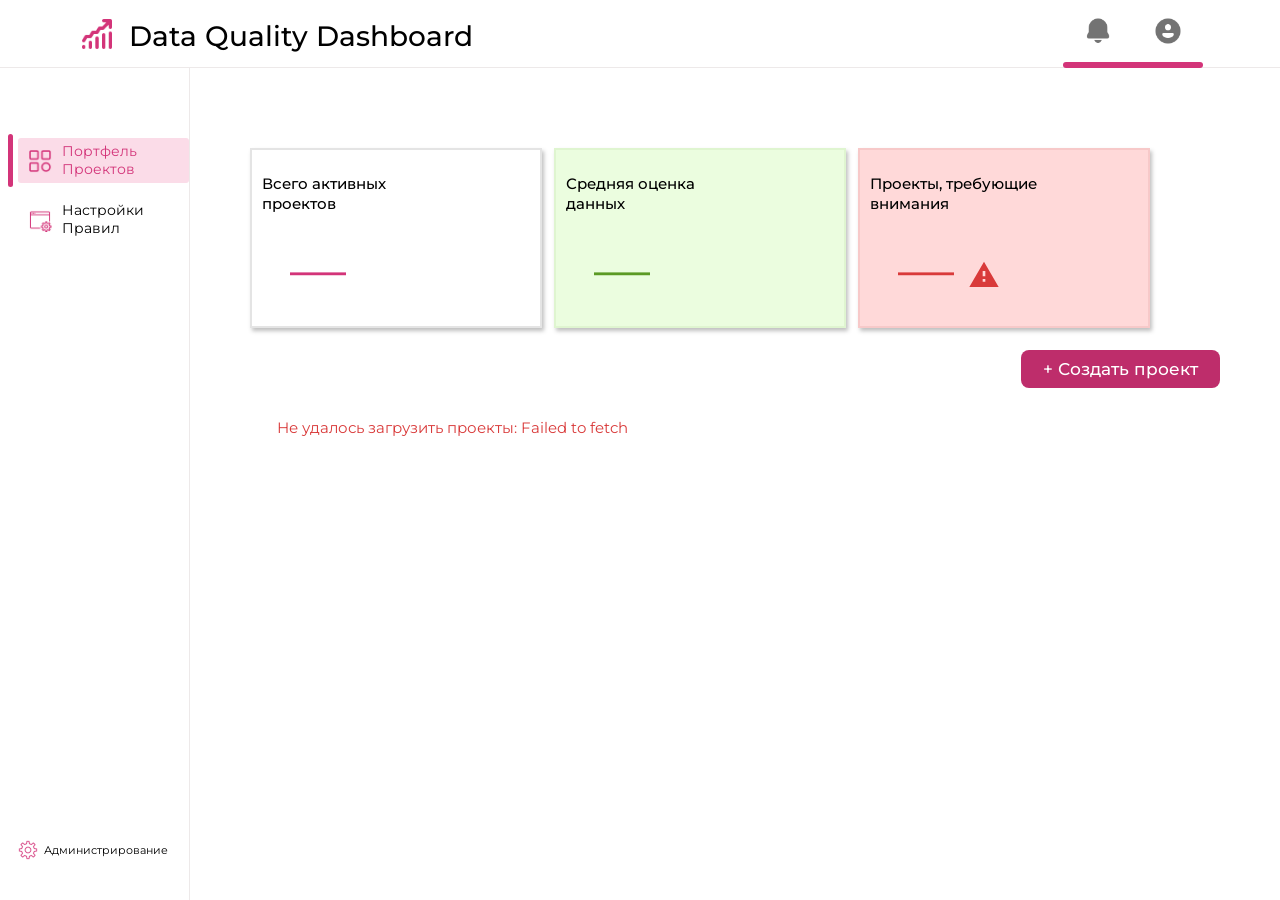
<file: front/index.html>
<!DOCTYPE html>
<html lang="ru">
<head>
    <meta charset="UTF-8">
    <meta name="viewport" content="width=device-width, initial-scale=1.0">
    <title>Data Quality Dashboard</title>
    <link rel="preconnect" href="https://fonts.googleapis.com">
    <link rel="preconnect" href="https://fonts.gstatic.com" crossorigin>
    <link href="https://fonts.googleapis.com/css2?family=Montserrat:wght@400;500;600&display=swap" rel="stylesheet">
    <link rel="stylesheet" href="css/style_index.css">
    <link rel="stylesheet" href="css/modal.css">
</head>
<body>

    <header class="header">
        <div class="header-content">
            <div class="logo-block">
                <img class="img1" src="img/logo.png" alt="logo">
                <span class="site-title">Data Quality Dashboard</span>
            </div>
            <div class="h-c-2">
                <div class="icons">
                    <img class="img2" src="img/notifications.png" alt="notifications">
                    <img class="img3" src="img/profile.png" alt="profile">
                </div>
            </div>
        </div>
    </header>

    <section class="content">
        <aside class="menu-content">
            <nav class="m-c-1">
                <ul>
                    <li id="project_portfolio" class="active"><img src="img/project_portfolio.png" alt=""><a href="#">Портфель Проектов</a></li>
                    <li id="rule_settings"><img src="img/rule_settings.png" alt=""><a href="front/setting.html">Настройки Правил</a></li>
                </ul>
            </nav>
            <div class="m-c-2">
                <img src="img/settings.png" alt=""><a href="#">Администрирование</a>
            </div>
        </aside>

        <main class="main-content">
            <div class="analis-content">
                <div class="stat-card total_active_projects">
                    <p class="stat-label">Всего активных проектов</p>
                    <p class="stat-value">—</p>
                </div>
                <div class="stat-card average_data_score">
                    <p class="stat-label">Средняя оценка данных</p>
                    <p class="stat-value">—</p>
                </div>
                <div class="stat-card projects_require_attention">
                    <p class="stat-label">Проекты, требующие внимания</p>
                    <p class="stat-value">—
                        <svg class="warn-icon" viewBox="0 0 24 24" aria-hidden="true"><path d="M12 2 1 21h22L12 2zm1 15h-2v-2h2v2zm0-4h-2V9h2v4z"/></svg>
                    </p>
                </div>
            </div>

            <div class="create_project">
                <button type="button" id="openCreate">+ Создать проект</button>
            </div>

            <div class="all_project">
                <article class="project-card">
                    <button class="card-menu" type="button" aria-label="Действия"></button>
                    <h3 class="project-name">“Витрина заказов К-телеком”</h3>
                    <span class="project-tag">raw.orders</span>
                    <div class="score-row">
                        <span class="small-label">Оценка данных:</span>
                        <span class="score score-good">90%</span>
                        <span class="arrow"></span>
                    </div>
                    <div class="run-row">
                        <span class="small-label">Последний запуск:</span>
                        <div>
                            <div>10 октября, 2026, 9:15</div>
                            <div class="status ok">Успешно!</div>
                        </div>
                    </div>
                </article>

                <article class="project-card">
                    <button class="card-menu" type="button" aria-label="Действия"></button>
                    <h3 class="project-name">“Продажи К-телеком”</h3>
                    <span class="project-tag">raw.amount</span>
                    <div class="score-row">
                        <span class="small-label">Оценка данных:</span>
                        <span class="score score-mid">89%</span>
                        <span class="arrow"></span>
                    </div>
                    <div class="run-row">
                        <span class="small-label">Последний запуск:</span>
                        <div>
                            <div>10 октября, 2026, 8:15</div>
                            <div class="status error">Ошибки!</div>
                        </div>
                    </div>
                </article>

                <article class="project-card">
                    <button class="card-menu" type="button" aria-label="Действия"></button>
                    <h3 class="project-name">“Товары”</h3>
                    <span class="project-tag">raw.product</span>
                    <div class="score-row">
                        <span class="small-label">Оценка данных:</span>
                        <span class="score score-bad">40%</span>
                        <span class="arrow"></span>
                    </div>
                    <div class="run-row">
                        <span class="small-label">Последний запуск:</span>
                        <div>
                            <div>9 октября, 2026, 9:15</div>
                            <div class="status error">Ошибки!</div>
                        </div>
                    </div>
                </article>

                <article class="project-card">
                    <button class="card-menu" type="button" aria-label="Действия"></button>
                    <h3 class="project-name">“Клиенты”</h3>
                    <span class="project-tag">raw.sale</span>
                    <div class="score-row">
                        <span class="small-label">Оценка данных:</span>
                        <span class="score score-good">93%</span>
                        <span class="arrow"></span>
                    </div>
                    <div class="run-row">
                        <span class="small-label">Последний запуск:</span>
                        <div>
                            <div>17 октября, 2026, 9:15</div>
                            <div class="status ok">Успешно!</div>
                        </div>
                    </div>
                </article>
            </div>
        </main>
    </section>


    <!-- Мастер создания проекта -->
    <div class="modal-overlay" id="modal" hidden>
        <div class="modal" role="dialog" aria-modal="true" aria-labelledby="modalTitle">
            <button class="modal-close" type="button" id="modalClose" aria-label="Закрыть"></button>

            <!-- Шаг 1 -->
            <section id="step1">
                <h2 class="modal-title" id="modalTitle">Шаг 1. Подключение</h2>
                <div class="tabs" role="tablist">
                    <button class="tab active" type="button" data-tab="db" role="tab">Подключить БД</button>
                    <button class="tab" type="button" data-tab="file" role="tab">CSV/XLSX</button>
                </div>

                <form class="tab-panel" id="panel-db" autocomplete="off" novalidate>
                    <label class="f-row">Тип базы данных:
                        <select id="dbType"><option>PostgreSQL</option><option>MySQL</option><option>MS SQL Server</option></select>
                    </label>
                    <label class="f-row">Сервер: <input id="dbHost" value="localhost"></label>
                    <label class="f-row">Порт: <input id="dbPort" value="5432" inputmode="numeric"></label>
                    <label class="f-row">Наименование базы данных: <input id="dbName" value="orders"></label>
                    <label class="f-row">Пользователь: <input id="dbUser" value="postgres"></label>
                    <label class="f-row">Пароль: <input id="dbPass" type="password"></label>
                    <p class="msg error" id="dbError" hidden>Не удалось подключиться к базе данных!</p>
                    <div class="btn-row"><button class="btn" type="submit">Подключиться</button></div>
                </form>

                <div class="tab-panel" id="panel-file" hidden>
                    <p class="msg error" id="fileError" hidden>Не удалось загрузить файл!</p>
                    <label class="dropzone" id="dropzone" tabindex="0">
                        <svg viewBox="0 0 64 80" width="70" height="86" aria-hidden="true"><rect x="2" y="2" width="60" height="76" rx="8" fill="#F3F3F3" stroke="#BDBDBD" stroke-width="3"/><rect x="12" y="12" width="40" height="10" fill="#BDBDBD"/><rect x="12" y="30" width="40" height="3" fill="#BDBDBD"/><rect x="12" y="40" width="40" height="3" fill="#BDBDBD"/><rect x="12" y="50" width="24" height="3" fill="#BDBDBD"/></svg>
                        <span>Перетащите CSV/XLS/XLSX файл сюда<br>или<br>нажмите для выбора</span>
                        <input type="file" id="fileInput" accept=".csv,.xlsx,.xls" hidden>
                    </label>
                    <div id="fileOk" hidden>
                        <p class="msg ok" id="fileOkText"></p>
                        <div class="file-row">
                            <svg viewBox="0 0 64 80" width="24" height="30" aria-hidden="true"><rect x="2" y="2" width="60" height="76" rx="8" fill="#fff" stroke="#BDBDBD" stroke-width="3"/><rect x="12" y="20" width="40" height="3" fill="#BDBDBD"/><rect x="12" y="32" width="40" height="3" fill="#BDBDBD"/><rect x="12" y="44" width="24" height="3" fill="#BDBDBD"/></svg>
                            <span id="fileName"></span>
                            <button type="button" class="file-remove" id="fileRemove" aria-label="Удалить файл">×</button>
                        </div>
                        <div class="btn-row"><button class="btn" type="button" id="fileNext">Далее</button></div>
                    </div>
                </div>
            </section>

            <!-- Шаг 2 -->
            <section id="step2" hidden>
                <h2 class="modal-title">Шаг 2. Автопрофилирование</h2>
                <label class="f-row table-select" id="tableRow" hidden>Таблица:
                    <select id="tableSelect"></select>
                </label>
                <p class="msg error" id="profileError" hidden></p>
                <div class="profile-meta">
                    <span id="metaSource">—</span><span id="metaRows">— строк</span><span id="metaColumns">— полей</span>
                </div>
                <div class="table-wrap">
                    <table class="profile-table">
                        <thead><tr><th>Поле</th><th>Тип</th><th>Заполненность</th><th>Мин.</th><th>Макс.</th></tr></thead>
                        <tbody id="profileBody"></tbody>
                    </table>
                </div>
                <div class="notes">
                    <p class="notes-title">Примечание по данным:</p>
                    <ul>
                        <li>Профиль показывает фактические типы, заполненность, минимум и максимум выбранного источника.</li>
                    </ul>
                </div>
                <p class="clean-note">Данные будут очищены от дубликатов и Null и пройдут проверку по заданным правилам!</p>
                <div class="btn-row center"><button class="btn" type="button" id="toRules">Перейти к правилам</button></div>
            </section>
        </div>
    </div>

    <footer class="footer"></footer>

    <script src="js/auth.js"></script>
    <script src="js/create_project.js"></script>
</body>
</html>
</file>
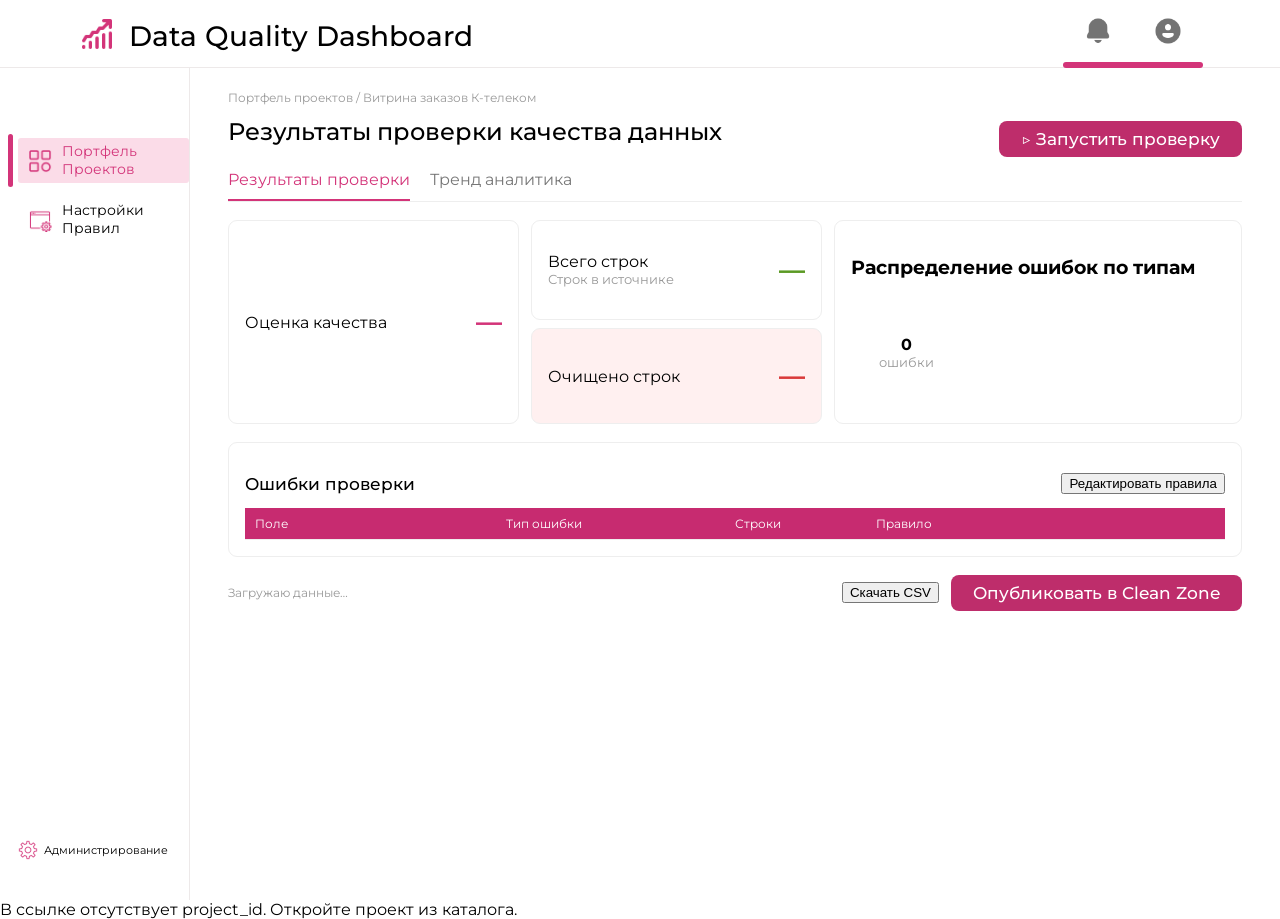
<file: front/results.html>
<!DOCTYPE html>
<html lang="ru">
<head>
    <meta charset="UTF-8">
    <meta name="viewport" content="width=device-width, initial-scale=1.0">
    <title>Результаты проверки качества данных</title>
    <link rel="preconnect" href="https://fonts.googleapis.com">
    <link rel="preconnect" href="https://fonts.gstatic.com" crossorigin>
    <link href="https://fonts.googleapis.com/css2?family=Montserrat:wght@400;500;600&display=swap" rel="stylesheet">
    <link rel="stylesheet" href="css/style_index.css">
    <link rel="stylesheet" href="css/modal.css">
    <link rel="stylesheet" href="css/results.css">
</head>
<body>
<header class="header">
        <div class="header-content">
            <div class="logo-block">
                <img class="img1" src="img/logo.png" alt="logo">
                <span class="site-title">Data Quality Dashboard</span>
            </div>
            <div class="h-c-2">
                <div class="icons">
                    <img class="img2" src="img/notifications.png" alt="notifications">
                    <img class="img3" src="img/profile.png" alt="profile">
                </div>
            </div>
        </div>
    </header>

    <section class="content">
        <aside class="menu-content">
            <nav class="m-c-1">
                <ul>
                    <li id="project_portfolio" class="active"><img src="img/project_portfolio.png" alt=""><a href="index.html">Портфель Проектов</a></li>
                    <li id="rule_settings"><img src="img/rule_settings.png" alt=""><a href="front/setting.html">Настройки Правил</a></li>
                </ul>
            </nav>
            <div class="m-c-2">
                <img src="img/settings.png" alt=""><a href="#">Администрирование</a>
            </div>
        </aside>

        <main class="main-content results">
            <nav class="crumbs"><a href="index.html">Портфель проектов</a> / <span>Витрина заказов К-телеком</span></nav>
            <div class="title-row">
                <h1>Результаты проверки качества данных</h1>
                <button class="btn run-btn" type="button" id="runBtn"></button>
            </div>

            <div class="rtabs">
                <button class="rtab active" type="button" data-panel="results">Результаты проверки</button>
                <button class="rtab" type="button" data-panel="trend">Тренд аналитика</button>
                <span class="source" id="sourceName"></span>
            </div>

            <!-- Вкладка «Результаты проверки» -->
            <section id="panel-results">
                <div class="summary">
                    <div class="box score-box"><span>Оценка качества</span><b class="pink">—</b></div>
                    <div class="mid">
                        <div class="box"><div><span>Всего строк</span><small>Строк в источнике</small></div><b class="green">—</b></div>
                        <div class="box red-box"><span>Очищено строк</span><b class="red">—</b></div>
                    </div>
                    <div class="box donut-box">
                        <h3>Распределение ошибок по типам</h3>
                        <div class="donut-wrap">
                            <div class="donut" id="donut"><div><b id="donutTotal">0</b><small>ошибки</small></div></div>
                            <ul class="legend" id="legend"></ul>
                        </div>
                    </div>
                </div>

                <div class="errors">
                    <div class="errors-head"><h2>Ошибки проверки</h2><button class="ghost small" type="button" id="editRules">Редактировать правила</button></div>
                    <div class="err-row err-th"><span>Поле</span><span>Тип ошибки</span><span>Строки</span><span>Правило</span><span></span></div>
                    <div id="errBody"></div>
                </div>
            </section>

            <!-- Вкладка «Тренд аналитика» -->
            <section id="panel-trend" hidden>
                <select id="period" class="period" aria-label="Период"><option value="week">Неделя</option><option value="month">Месяцы</option></select>
                <div class="chart-card">
                    <h2>Динамика качества данных</h2>
                    <div id="chart"></div>
                </div>
            </section>

            <div class="foot">
                <span class="done" id="doneAt">Загружаю данные…</span>
                <div class="foot-btns">
                    <button class="ghost" type="button" id="csvBtn">Скачать CSV</button>
                    <button class="btn" type="button" id="publishBtn">Опубликовать в Clean Zone</button>
                </div>
            </div>
        </main>
    </section>

    <!-- Загрузка новой версии файла (только xlsx) -->
    <div class="modal-overlay" id="uploadModal" hidden>
        <div class="modal" role="dialog" aria-modal="true" aria-label="Загрузка новой версии">
            <button class="modal-close" type="button" id="upClose" aria-label="Закрыть"></button>
            <div id="upStart">
                <p class="msg error" id="upError" hidden>Не удалось загрузить файл!</p>
                <label class="dropzone" id="upDrop" tabindex="0">
                    <svg viewBox="0 0 64 80" width="70" height="86" aria-hidden="true"><rect x="2" y="2" width="60" height="76" rx="8" fill="#F3F3F3" stroke="#BDBDBD" stroke-width="3"/><rect x="12" y="12" width="40" height="10" fill="#BDBDBD"/><rect x="12" y="30" width="40" height="3" fill="#BDBDBD"/><rect x="12" y="40" width="40" height="3" fill="#BDBDBD"/></svg>
                    <span>Перетащите CSV/XLSX файл сюда<br>или<br>нажмите для выбора</span>
                    <input type="file" id="upInput" accept=".csv,.xlsx,.xls" hidden>
                </label>
            </div>
            <div id="upOk" hidden>
                <p class="msg ok" id="upOkText"></p>
                <div class="file-row"><span id="upName"></span></div>
                <div class="btn-row"><button class="btn" type="button" id="upRun">▷ Запустить проверку</button></div>
            </div>
        </div>
    </div>
    <div class="toast" id="toast" hidden></div>

    <script src="js/auth.js"></script>
    <script src="js/results.js"></script>
</body>
</html>
</file>
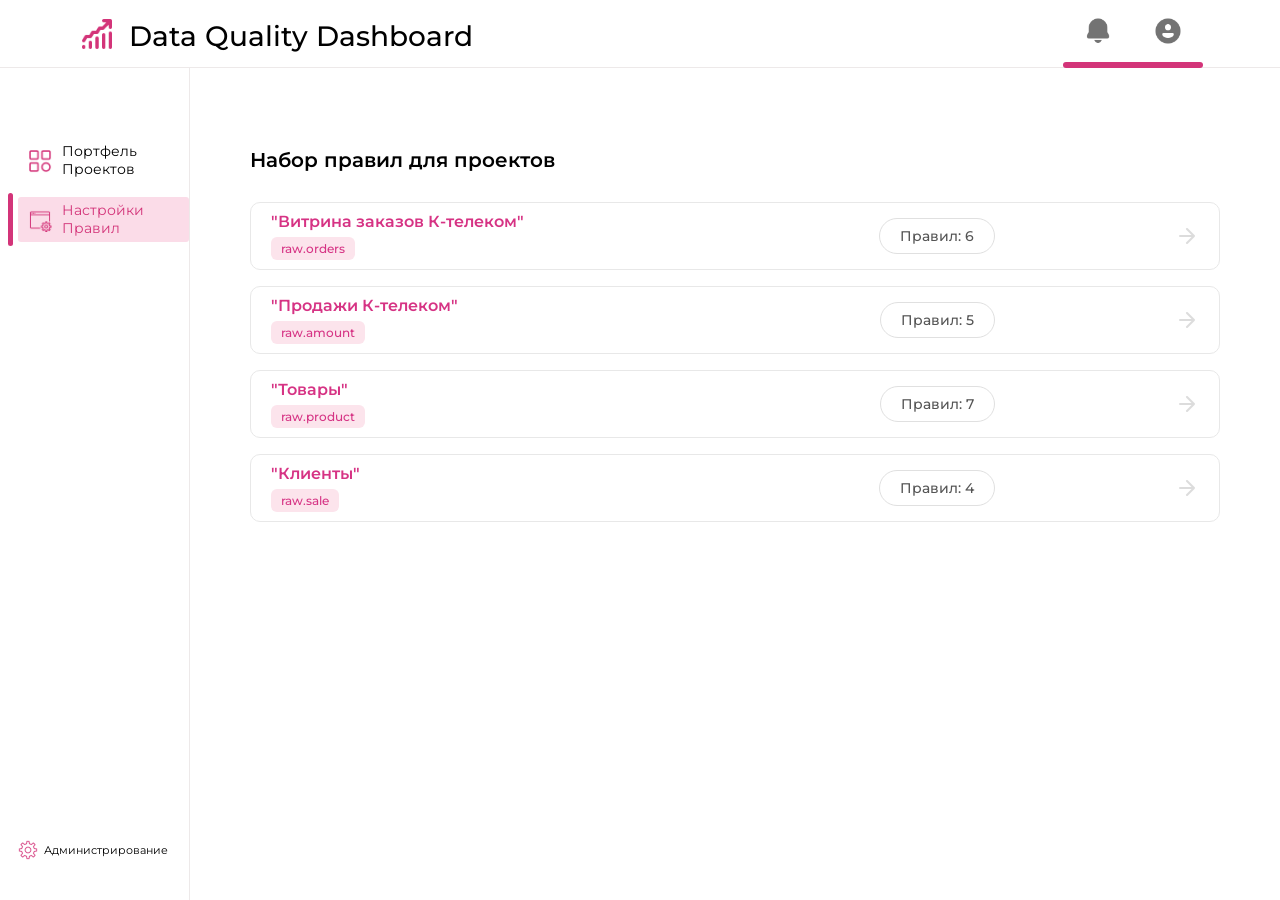
<file: front/front/setting.html>
<!-- ================= setting.html ================= -->
<!-- ЧТО ИСПРАВЛЕНО:
     1. Убраны JS и CSS, вставленные прямо внутрь <body> (они ломали разметку и выводились как текст).
     2. Карточкам проектов добавлен data-key — без него модалка открывалась пустой.
     3. Модальное окно вынесено ИЗ <section class="content"> (иначе flex-контейнер влиял на неё).
     4. Скрипт подключён одним файлом js/setting_project.js в конце body. -->
<!DOCTYPE html>
<html lang="ru">

<head>
    <meta charset="UTF-8">
    <meta name="viewport" content="width=device-width, initial-scale=1.0">
    <title>Data Quality Dashboard</title>
    <link rel="preconnect" href="https://fonts.googleapis.com">
    <link rel="preconnect" href="https://fonts.gstatic.com" crossorigin>
    <link href="https://fonts.googleapis.com/css2?family=Montserrat:wght@400;500;600&display=swap" rel="stylesheet">
    <link rel="stylesheet" href="css/main_style.css">
    <link rel="stylesheet" href="css/setting.css">
</head>

<body>

    <header class="header">
        <div class="header-content">
            <div class="logo-block">
                <img class="img1" src="img/logo.png" alt="logo">
                <span class="site-title">Data Quality Dashboard</span>
            </div>
            <div class="h-c-2">
                <div class="icons">
                    <img class="img2" src="img/notifications.png" alt="notifications">
                    <img class="img3" src="img/profile.png" alt="profile">
                </div>
            </div>
        </div>
    </header>

    <section class="content">
        <aside class="menu-content">
            <nav class="m-c-1">
                <ul>
                    <li id="project_portfolio"><img src="img/project_portfolio.png" alt=""><a href="../index.html">Портфель
                            Проектов</a></li>
                    <li id="rule_settings" class="active"><img src="img/rule_settings.png" alt=""><a href="#">Настройки
                            Правил</a></li>
                </ul>
            </nav>
            <div class="m-c-2">
                <img src="img/settings.png" alt=""><a href="#">Администрирование</a>
            </div>
        </aside>

        <main class="main">
            <h2 class="main__title">Набор правил для проектов</h2>

            <div class="projects-list">

                <!-- ВАЖНО: data-key обязателен — по нему загружаются правила проекта -->
                <a href="#" class="project-card" data-key="raw.orders">
                    <div class="project-card__left">
                        <h3 class="project-card__name">"Витрина заказов К-телеком"</h3>
                        <span class="project-card__table">raw.orders</span>
                    </div>
                    <div class="project-card__center">
                        <span class="project-card__count">Правил: 6</span>
                    </div>
                    <svg class="project-card__arrow" viewBox="0 0 24 24" fill="none" stroke="#aaaaaa" stroke-width="2">
                        <path d="M5 12h14M12 5l7 7-7 7" stroke-linecap="round" stroke-linejoin="round" />
                    </svg>
                </a>

                <a href="#" class="project-card" data-key="raw.amount">
                    <div class="project-card__left">
                        <h3 class="project-card__name">"Продажи К-телеком"</h3>
                        <span class="project-card__table">raw.amount</span>
                    </div>
                    <div class="project-card__center">
                        <span class="project-card__count">Правил: 5</span>
                    </div>
                    <svg class="project-card__arrow" viewBox="0 0 24 24" fill="none" stroke="#aaaaaa" stroke-width="2">
                        <path d="M5 12h14M12 5l7 7-7 7" stroke-linecap="round" stroke-linejoin="round" />
                    </svg>
                </a>

                <a href="#" class="project-card" data-key="raw.product">
                    <div class="project-card__left">
                        <h3 class="project-card__name">"Товары"</h3>
                        <span class="project-card__table">raw.product</span>
                    </div>
                    <div class="project-card__center">
                        <span class="project-card__count">Правил: 7</span>
                    </div>
                    <svg class="project-card__arrow" viewBox="0 0 24 24" fill="none" stroke="#aaaaaa" stroke-width="2">
                        <path d="M5 12h14M12 5l7 7-7 7" stroke-linecap="round" stroke-linejoin="round" />
                    </svg>
                </a>

                <a href="#" class="project-card" data-key="raw.sale">
                    <div class="project-card__left">
                        <h3 class="project-card__name">"Клиенты"</h3>
                        <span class="project-card__table">raw.sale</span>
                    </div>
                    <div class="project-card__center">
                        <span class="project-card__count">Правил: 4</span>
                    </div>
                    <svg class="project-card__arrow" viewBox="0 0 24 24" fill="none" stroke="#aaaaaa" stroke-width="2">
                        <path d="M5 12h14M12 5l7 7-7 7" stroke-linecap="round" stroke-linejoin="round" />
                    </svg>
                </a>

            </div>
        </main>
    </section>

    <!-- Модальное окно с правилами проекта (ВНЕ section.content) -->
    <div class="modal-overlay" id="rulesOverlay" hidden>
        <div class="rules-modal" role="dialog" aria-modal="true">
            <button class="rules-modal__close" id="rulesClose" type="button" aria-label="Закрыть">×</button>

            <!-- Шапка столбцов: та же сетка var(--cols), что и у строк => колонки совпадают -->
            <div class="rules-head">
                <span class="head-num"></span>
                <div class="head-card">
                    <span>Название</span><span>Тип</span><span>Поле</span><span>Параметры</span><span>Реакция</span><span></span>
                </div>
            </div>

            <div id="rulesRows"></div>
            <button class="add-rule" id="addRule" type="button">+ Добавить правило</button>
            <button class="save-rules" id="saveRules" type="button">Сохранить и Применить правила</button>
        </div>
    </div>

    <footer class="footer"></footer>

    <script src="../js/auth.js"></script>
    <script src="js/setting_project.js"></script>
</body>

</html>
</file>
<file: front/css/style_index.css>
* { box-sizing: border-box; }

body {
    margin: 0;
    font-family: "Montserrat", Arial, Helvetica, sans-serif;
    color: #000;
}

/* ---------- Шапка ---------- */
:root {
    --header-h: 68px;
}

.header {
    position: sticky;
    top: 0;
    z-index: 10;
    height: var(--header-h);
    background: #fff;
    border-bottom: solid 1px #EDE9E9;
}

.header-content {
    display: flex;
    justify-content: space-between;
    align-items: center;
    height: 100%;
    margin: 0 6%;
}

.logo-block {
    display: flex;
    align-items: center;
    gap: 12px;
}

.header-content .img1 {
    height: 40px;
    width: 40px;
    display: block;
}

.site-title {
    font-weight: 500;
    font-size: 28px;
    line-height: 1;
    margin-top: 5px;
}

.h-c-2 {
    display: flex;
    flex-direction: column;
    height: 100%;
}

.icons {
    display: flex;
    align-items: center;
    flex: 1;
}

.header-content .img2,
.header-content .img3 {
    height: 30px;
    width: 30px;
    display: block;
    margin: 0 20px;
}

.h-c-2::after {
    content: "";
    display: block;
    height: 6px;
    width: 100%;
    background: #D33479;
    border-radius: 8px;
    margin-bottom: -1px;
}

/* ---------- Каркас ---------- */
.content {
    display: flex;
    min-height: calc(100vh - var(--header-h));
}

.menu-content {
    display: flex;
    flex-direction: column;
    width: 190px;
    flex-shrink: 0;
    position: sticky;
    top: var(--header-h);
    height: calc(100vh - var(--header-h));
    align-self: flex-start;
    padding: 70px 0 40px 18px;
    border-right: 1px solid #EDE9E9;
}

.m-c-1 ul {
    list-style: none;
    margin: 0;
    padding: 0;
}

.m-c-1 li {
    display: flex;
    align-items: center;
    gap: 10px;
    padding: 5px 10px;
    margin-bottom: 14px;
    font-size: 14px;
    line-height: 1.25;
    border-radius: 3px;
    position: relative;
}

.m-c-1 li img {
    width: 24px;
    height: 24px;
}

.m-c-1 li.active {
    background: #FBDCE8;
    color: #D33479;
}

.m-c-1 li.active::before {
    content: "";
    position: absolute;
    left: -10px;
    top: -4px;
    bottom: -4px;
    width: 5px;
    background: #D33479;
    border-radius: 3px;
}

.m-c-2 {
    display: flex;
    align-items: center;
    gap: 6px;
    margin-top: auto;
    font-size: 11px;
}

.m-c-2 img {
    width: 20px;
    height: 20px;
}

.content a {
    text-decoration: none;
    color: inherit;
}

.content img {
    display: block;
}

/* ---------- Основная область ---------- */
.main-content {
    flex: 1;
    padding: 80px 60px 60px;
    min-width: 0;
}

/* Карточки статистики */
.analis-content {
    display: flex;
    gap: 12px;
    flex-wrap: wrap;
}

.stat-card {
    width: 292px;
    height: 180px;
    padding: 24px 10px 10px;
    border: 2px solid #E4E4E4;
    box-shadow: 2px 3px 4px rgba(0, 0, 0, 0.25);
    background: #fff;
}

.stat-label {
    margin: 0;
    font-size: 15px;
    font-weight: 500;
    line-height: 1.3;
    max-width: 180px;
}

.stat-value {
    margin: 28px 0 0 28px;
    font-size: 56px;
    font-weight: 400;
    line-height: 1;
    display: flex;
    align-items: center;
    gap: 14px;
}

.total_active_projects .stat-value { color: #D33479; }

.average_data_score { background: #EBFDDF; border-color: #DFF5D0; }
.average_data_score .stat-value { color: #5B9A24; }

.projects_require_attention { background: #FFD9D9; border-color: #F7C9C9; }
.projects_require_attention .stat-value { color: #D93A3A; }

.warn-icon {
    width: 32px;
    height: 32px;
    fill: #D93A3A;
    margin-top: 12px;
}

/* Кнопка */
.create_project {
    display: flex;
    justify-content: flex-end;
    max-width: 1396px;
    margin: 22px 0 24px;
}

.create_project button {
    font-family: inherit;
    font-size: 17px;
    font-weight: 500;
    color: #fff;
    background: #BE2D6B;
    border: none;
    border-radius: 8px;
    padding: 9px 22px;
    cursor: pointer;
    transition: background 0.15s;
}

.create_project button:hover { background: #A52459; }
.create_project button:focus-visible { outline: 3px solid #F2A3C3; outline-offset: 2px; }

/* ---------- Карточки проектов ---------- */
.all_project {
    display: grid;
    grid-template-columns: repeat(3, 355px);
    gap: 22px;
    max-width: 1300px;
}

.project-card {
    position: relative;
    min-height: 232px;
    padding: 20px 20px 24px;
    border: 1px solid #EDE9E9;
    border-radius: 8px;
    background: #fff;
}

.project-name {
    margin: 4px 0 6px;
    font-size: 18px;
    font-weight: 500;
    color: #C2185B;
    line-height: 1.2;
}

.project-tag {
    display: inline-block;
    padding: 3px 11px;
    border-radius: 4px;
    background: #F7DDE5;
    color: #C2185B;
    font-size: 15px;
}

.small-label {
    font-size: 13px;
    line-height: 1.25;
    color: #333;
    max-width: 90px;
}

.score-row {
    display: flex;
    align-items: center;
    margin-top: 22px;
}

.score {
    margin-left: 44px;
    font-size: 36px;
    line-height: 1;
}

.score-good { color: #5B9A24; }
.score-mid  { color: #C9C91A; }
.score-bad  { color: #D93A3A; }

.arrow {
    position: relative;
    margin-left: auto;
    width: 44px;
    height: 1px;
    background: #CFCFCF;
}

.arrow::after {
    content: "";
    position: absolute;
    right: 0;
    top: -4px;
    width: 8px;
    height: 8px;
    border-top: 1px solid #CFCFCF;
    border-right: 1px solid #CFCFCF;
    transform: rotate(45deg);
}

.run-row {
    display: flex;
    gap: 14px;
    margin-top: 28px;
    font-size: 15px;
    line-height: 1.35;
}

.run-row .small-label { max-width: 85px; flex-shrink: 0; }

.status { font-size: 15px; }
.status.ok { color: #5B9A24; }
.status.error { color: #D93A3A; }

/* Меню «три точки» */
.card-menu {
    position: absolute;
    top: 12px;
    right: 14px;
    width: 20px;
    height: 24px;
    border: none;
    background: none;
    cursor: pointer;
}

.card-menu::before {
    content: "";
    position: absolute;
    left: 50%;
    top: 3px;
    width: 4px;
    height: 4px;
    margin-left: -2px;
    border-radius: 50%;
    background: #C9C9C9;
    box-shadow: 0 7px 0 #C9C9C9, 0 14px 0 #C9C9C9;
}

.card-menu:hover::before {
    background: #D33479;
    box-shadow: 0 7px 0 #D33479, 0 14px 0 #D33479;
}

/* ---------- Адаптив ---------- */
@media (max-width: 1450px) {
    .all_project { grid-template-columns: repeat(2, 405px); }
}

@media (max-width: 1000px) {
    .menu-content { display: none; }
    .main-content { padding: 32px 20px; }
    .all_project { grid-template-columns: 1fr; }
    .stat-card { width: 100%; }
    .site-title { font-size: 22px; }
}
</file>
<file: front/css/modal.css>
/* ---------- Модальное окно мастера ---------- */
.modal-overlay {
    position: fixed;
    inset: 0;
    z-index: 100;
    display: flex;
    align-items: flex-start;
    justify-content: center;
    padding: 140px 16px 32px;
    background: rgba(0, 0, 0, 0.62);
    overflow-y: auto;
}
.modal-overlay[hidden] { display: none; }

.modal {
    position: relative;
    width: 626px;
    max-width: 100%;
    padding: 18px 32px 36px;
    background: #fff;
    border-radius: 8px;
}
.modal.wide { width: 702px; padding-bottom: 22px; }

.modal-title {
    margin: 0 0 28px;
    font-size: 17px;
    font-weight: 500;
    text-align: center;
}

.modal-close {
    position: absolute;
    top: 8px;
    right: 8px;
    width: 28px;
    height: 28px;
    border: none;
    background: none;
    cursor: pointer;
}
.modal-close::before, .modal-close::after {
    content: "";
    position: absolute;
    left: 3px; top: 13px;
    width: 22px; height: 1px;
    background: #777;
    transform: rotate(45deg);
}
.modal-close::after { transform: rotate(-45deg); }
.modal-close:hover::before, .modal-close:hover::after { background: #D33479; }

/* Вкладки */
.tabs { display: flex; border-bottom: 1px solid #EDE9E9; margin-bottom: 40px; }
.tab {
    flex: 1;
    padding: 12px 0 10px;
    font: inherit;
    font-size: 15px;
    background: none;
    border: none;
    border-bottom: 4px solid transparent;
    cursor: pointer;
}
.tab.active { background: #FFDCEB; color: #C2185B; border-bottom-color: #C2185B; }
.tab:not(.active):hover { background: #FFF2F7; }

/* Форма */
.f-row {
    display: flex;
    align-items: center;
    justify-content: space-between;
    gap: 14px;
    margin: 0 0 16px;
    font-size: 15px;
}
.f-row input, .f-row select {
    width: 238px;
    padding: 4px 12px;
    font: inherit;
    font-size: 14px;
    border: 1px solid #D8D8D8;
    border-radius: 4px;
    background: #fff;
}
.f-row input:focus, .f-row select:focus { outline: 2px solid #F2A3C3; border-color: #C2185B; }
#panel-db .f-row { max-width: 520px; margin-left: auto; margin-right: auto; }

.msg { margin: 6px 0 12px; text-align: center; font-size: 15px; }
.msg.error { color: #D93A3A; }
.msg.ok { color: #5B9A24; text-align: left; margin-left: 16px; }
.msg[hidden], [hidden] { display: none !important; }

.btn-row { display: flex; justify-content: flex-end; margin-top: 12px; padding-right: 16px; }
.btn-row.center { justify-content: center; padding: 0; }
.btn {
    font: inherit;
    font-size: 17px;
    font-weight: 500;
    color: #fff;
    background: #BE2D6B;
    border: none;
    border-radius: 8px;
    padding: 8px 22px;
    cursor: pointer;
}
.btn:hover { background: #A52459; }

/* Загрузка файла */
.dropzone {
    display: flex;
    flex-direction: column;
    align-items: center;
    justify-content: center;
    gap: 22px;
    height: 262px;
    margin: 0 8px 40px;
    border: 1px solid #DADADA;
    border-radius: 12px;
    color: #8A8A8A;
    font-size: 15px;
    line-height: 1.35;
    text-align: center;
    cursor: pointer;
}
.dropzone.drag, .dropzone:hover { border-color: #C2185B; background: #FFF8FB; }

.file-row { display: flex; align-items: center; gap: 24px; margin: 24px 0 60px 22px; font-size: 15px; }
.file-remove { border: none; background: none; font-size: 22px; line-height: 1; color: #888; cursor: pointer; }
.file-remove:hover { color: #D93A3A; }

/* Шаг 2 */
.table-select { justify-content: flex-start; margin: -8px 0 14px 40px; }
.table-select select { width: 210px; }

.profile-meta {
    display: flex;
    justify-content: center;
    margin-bottom: 14px;
    font-size: 12px;
}
.profile-meta span { padding: 0 28px; border-left: 1px solid #DDD; }
.profile-meta span:first-child { border-left: none; }

.table-wrap { overflow-x: auto; }
.profile-table {
    width: 100%;
    border-collapse: collapse;
    font-size: 14px;
    border: 1px solid #DDD;
}
.profile-table th {
    padding: 6px 8px;
    color: #fff;
    background: #C2185B;
    font-size: 12px;
    font-weight: 400;
}
.profile-table td { padding: 3px 12px; border-bottom: 1px dashed #E6E6E6; border-left: 1px solid #E6E6E6; }
.profile-table td:first-child { border-left: none; color: #333; font-size: 13px; }
.profile-table .bad { color: #D93A3A; }

.notes { margin-top: 14px; font-size: 13px; line-height: 1.4; }
.notes-title { margin: 0 0 4px; color: #444; }
.notes ul { margin: 0; padding: 0; list-style: none; }
.notes li::before { content: "- "; margin-left: 12px; }
.clean-note { margin: 22px 20px 12px; text-align: center; font-size: 15px; font-weight: 500; }

@media (max-width: 700px) {
    .modal { padding: 18px 16px 28px; }
    .f-row { flex-direction: column; align-items: flex-start; gap: 4px; }
    .f-row input, .f-row select { width: 100%; }
    .modal-overlay { padding-top: 70px; }
}
</file>
<file: front/css/results.css>
.results { padding: 22px 38px; }
.crumbs { color: #999; font-size: 12px; margin-bottom: 12px; }
.crumbs a { color: #999; text-decoration: none; }
.title-row, .errors-head, .foot, .foot-btns { display: flex; align-items: center; justify-content: space-between; gap: 12px; }
.title-row h1 { margin: 0 0 14px; font-size: 24px; font-weight: 500; }
.rtabs { display: flex; align-items: center; gap: 20px; border-bottom: 1px solid #eee; margin-bottom: 18px; }
.rtab { border: 0; border-bottom: 2px solid transparent; background: transparent; padding: 10px 0; color: #777; cursor: pointer; font: inherit; }
.rtab.active { border-color: #d33479; color: #d33479; }
.source { margin-left: auto; color: #d33479; font-size: 12px; }
.summary { display: grid; grid-template-columns: 1fr 1fr 1.4fr; gap: 12px; margin-bottom: 18px; }
.summary .box, .chart-card, .errors { border: 1px solid #eee; border-radius: 9px; background: #fff; padding: 16px; }
.score-box, .mid .box { display: flex; align-items: center; justify-content: space-between; }
.score-box b, .mid b { font-size: 26px; }
.pink { color: #d33479; } .green { color: #5b9a24; } .red { color: #d93a3a; }
.mid { display: grid; gap: 8px; } .mid small { display: block; color: #999; }
.red-box { background: #fff0f0 !important; }
.donut-wrap { display: flex; align-items: center; gap: 16px; }
.donut { display: grid; place-items: center; width: 110px; height: 110px; border-radius: 50%; }
.donut > div { display: grid; place-content: center; width: 68px; height: 68px; border-radius: 50%; background: white; text-align: center; }
.donut small { color: #999; }
.legend { list-style: none; margin: 0; padding: 0; display: grid; gap: 5px; font-size: 12px; }
.legend li { display: flex; align-items: center; gap: 6px; }
.legend li i { width: 8px; height: 8px; border-radius: 50%; }
.legend li span { color: #888; margin-left: auto; }
.errors-head h2, .chart-card h2 { font-size: 17px; font-weight: 500; }
.err-row { display: grid; grid-template-columns: 1.1fr 1fr .6fr 1.5fr auto; gap: 10px; align-items: center; padding: 8px 10px; border-bottom: 1px solid #eee; }
.err-th { background: #c72b70; color: white; font-size: 12px; }
.field-cell, .sql-btn { border: 0; background: transparent; color: inherit; text-align: left; cursor: pointer; font: inherit; }
.tag { font-size: 12px; }
.rule { color: #888; font-size: 12px; }
.sql-btn { background: #c72b70; color: #fff; border-radius: 5px; padding: 6px 9px; font-size: 11px; }
.detail { overflow: auto; padding: 10px; background: #fafafa; }
.detail-wrap { max-width: 100%; overflow: auto; }
.detail table { border-collapse: collapse; min-width: 100%; font-size: 12px; }
.detail th, .detail td { border: 1px solid #ddd; padding: 6px 8px; text-align: left; }
.detail .hl { background: #ffe3e3; }
.foot { margin-top: 18px; color: #999; font-size: 12px; }
.period { margin: 10px 0; padding: 6px 10px; }
.chart-card svg { display: block; width: 100%; }
.msg.error { color: #d93a3a; }
@media (max-width: 900px) {
    .summary { grid-template-columns: 1fr; }
    .err-row { grid-template-columns: 1fr .8fr .5fr 1fr; }
    .sql-btn { grid-column: 1 / -1; justify-self: start; }
}
</file>
<file: front/front/css/main_style.css>
/* ========== ОБЩИЕ СТИЛИ (шапка + боковая панель) ========== */

* { box-sizing: border-box; }

body {
    margin: 0;
    font-family: "Montserrat", Arial, Helvetica, sans-serif;
    color: #000;
}

/* ---------- Шапка ---------- */
:root {
    --header-h: 68px;
}

.header {
    position: sticky;
    top: 0;
    z-index: 10;
    height: var(--header-h);
    background: #fff;
    border-bottom: solid 1px #EDE9E9;
}

.header-content {
    display: flex;
    justify-content: space-between;
    align-items: center;
    height: 100%;
    margin: 0 6%;
}

.logo-block {
    display: flex;
    align-items: center;
    gap: 12px;
}

.header-content .img1 {
    height: 40px;
    width: 40px;
    display: block;
}

.site-title {
    font-weight: 500;
    font-size: 28px;
    line-height: 1;
    margin-top: 5px;
}

.h-c-2 {
    display: flex;
    flex-direction: column;
    height: 100%;
}

.icons {
    display: flex;
    align-items: center;
    flex: 1;
}

.header-content .img2,
.header-content .img3 {
    height: 30px;
    width: 30px;
    display: block;
    margin: 0 20px;
}

.h-c-2::after {
    content: "";
    display: block;
    height: 6px;
    width: 100%;
    background: #D33479;
    border-radius: 8px;
    margin-bottom: -1px;
}

/* ---------- Каркас ---------- */
.content {
    display: flex;
    min-height: calc(100vh - var(--header-h));
}

.menu-content {
    display: flex;
    flex-direction: column;
    width: 190px;
    flex-shrink: 0;
    position: sticky;
    top: var(--header-h);
    height: calc(100vh - var(--header-h));
    align-self: flex-start;
    padding: 70px 0 40px 18px;
    border-right: 1px solid #EDE9E9;
}

.m-c-1 ul {
    list-style: none;
    margin: 0;
    padding: 0;
}

.m-c-1 li {
    display: flex;
    align-items: center;
    gap: 10px;
    padding: 5px 10px;
    margin-bottom: 14px;
    font-size: 14px;
    line-height: 1.25;
    border-radius: 3px;
    position: relative;
}

.m-c-1 li img {
    width: 24px;
    height: 24px;
}

.m-c-1 li.active {
    background: #FBDCE8;
    color: #D33479;
}

.m-c-1 li.active::before {
    content: "";
    position: absolute;
    left: -10px;
    top: -4px;
    bottom: -4px;
    width: 5px;
    background: #D33479;
    border-radius: 3px;
}

.m-c-2 {
    display: flex;
    align-items: center;
    gap: 6px;
    margin-top: auto;
    font-size: 11px;
}

.m-c-2 img {
    width: 20px;
    height: 20px;
}

.content a {
    text-decoration: none;
    color: inherit;
}

.content img {
    display: block;
}

/* ---------- Адаптив для общих элементов ---------- */
@media (max-width: 1000px) {
    .menu-content { display: none; }
    .site-title { font-size: 22px; }
}
</file>
<file: front/front/css/setting.css>
:root {
    --pink: #D33479;
    /* Название | Тип | Поле | Параметры | Реакция | меню(⋮) */
    --cols: 1.25fr .8fr 1.05fr 1.6fr .95fr 26px;
}

/* ===== СТРАНИЦА "НАБОР ПРАВИЛ" ===== */
.main {
    flex: 1;
    padding: 80px 60px 60px;
    min-width: 0;
}

.main__title {
    margin: 0 0 30px;
    font-size: 20px;
    font-weight: 600;
}

.projects-list {
    display: flex;
    flex-direction: column;
    gap: 16px;
    max-width: 1000px;
}

.project-card {
    display: flex;
    justify-content: space-between;
    align-items: center;
    padding: 9px 20px;
    background-color: #ffffff;
    border: 1px solid #e8e8e8;
    border-radius: 10px;
    transition: box-shadow 0.2s, transform 0.2s;
    cursor: pointer;
    text-decoration: none;
    color: inherit;
}

.project-card:hover {
    box-shadow: 0 4px 12px rgba(0, 0, 0, 0.08);
    transform: translateY(-2px);
}

.project-card__left {
    display: flex;
    flex-direction: column;
    gap: 6px;
    flex: 1;
}

.project-card__name {
    font-family: 'Montserrat', sans-serif;
    font-size: 16px;
    font-weight: 600;
    color: #d63384;
    margin: 0;
}

.project-card__table {
    display: inline-block;
    background-color: #fce4ec;
    color: #d63384;
    padding: 4px 10px;
    border-radius: 6px;
    font-family: 'Montserrat', sans-serif;
    font-size: 12px;
    font-weight: 500;
    width: fit-content;
}

.project-card__center {
    display: flex;
    align-items: center;
    justify-content: center;
    flex: 1;
}

.project-card__count {
    display: inline-block;
    padding: 8px 20px;
    border: 1px solid #e0e0e0;
    border-radius: 20px;
    font-family: 'Montserrat', sans-serif;
    font-size: 14px;
    font-weight: 500;
    color: #555555;
    background-color: #ffffff;
}

.project-card__arrow {
    width: 24px;
    height: 24px;
    opacity: 0.4;
    flex-shrink: 0;
    margin-left: 16px;
}

/* ============ МОДАЛЬНОЕ ОКНО ПРАВИЛ ============ */
[hidden] {
    display: none !important;
}

.modal-overlay {
    position: fixed;
    inset: 0;
    background: rgba(0, 0, 0, .55);
    display: flex;
    align-items: flex-start;
    justify-content: center;
    padding: 48px 16px;
    overflow: auto;
    z-index: 100;
}

.rules-modal {
    background: #fafafa;
    width: 880px;
    max-width: 100%;
    border-radius: 10px;
    padding: 40px 44px 32px;
    position: relative;
    box-shadow: 0 12px 44px rgba(0, 0, 0, .35);
    max-height: 90vh;
    overflow: auto;
}

.rules-modal__close {
    position: absolute;
    top: 12px;
    right: 14px;
    width: 34px;
    height: 34px;
    border: none;
    background: none;
    font-size: 22px;
    color: #9a9a9a;
    cursor: pointer;
    border-radius: 6px;
    line-height: 1;
    z-index: 25;
}

.rules-modal__close:hover {
    color: var(--pink);
    background: #fdeef4;
}

/* ----- ШАПКА СТОЛБЦОВ: sticky + та же сетка, что и у строк ----- */
.rules-head {
    display: flex;
    gap: 10px;
    align-items: stretch;
    position: sticky;
    top: 0;
    z-index: 20;
    background: #fafafa;
    padding: 6px 0;
}

.head-num {
    width: 26px;
    flex-shrink: 0;
}

.head-card {
    flex: 1;
    display: grid;
    grid-template-columns: var(--cols);
    gap: 10px;
    align-items: center;
    background: var(--pink);
    color: #fff;
    padding: 10px 14px;
    border-radius: 4px;
    font-size: 13.5px;
    font-weight: 500;
}

#rulesRows {
    margin-bottom: 6px;
}

.rule-row {
    display: flex;
    gap: 10px;
    align-items: center;
    margin: 12px 0;
    position: relative;
}

.rule-num {
    width: 26px;
    flex-shrink: 0;
    text-align: center;
    color: #9a9a9a;
    font-size: 12.5px;
}

.rule-card {
    flex: 1;
    display: grid;
    grid-template-columns: var(--cols);
    gap: 10px;
    align-items: center;
    background: #fff;
    border: 1px solid #e6e6e6;
    border-radius: 8px;
    padding: 10px 14px;
    min-height: 50px;
    position: relative;
    user-select: none;
}

.rule-card.editing {
    align-items: start;
    padding: 12px 14px;
    user-select: text;
    box-shadow: 0 2px 10px rgba(0, 0, 0, .06);
}

.rule-cell {
    font-size: 13px;
    line-height: 1.35;
    word-break: break-word;
}

.c-name {
    color: #8b8b8b;
}

.c-type {
    font-weight: 600;
}

.c-params {
    font-family: Consolas, monospace;
    font-size: 12.5px;
}

.params-dash {
    color: #777;
    font-family: inherit;
}

/* элементы управления в режиме редактирования */
.rule-input {
    width: 100%;
    font: inherit;
    font-size: 12.5px;
    padding: 7px 8px;
    border: 1px solid #cfcfcf;
    border-radius: 6px;
    background: #fff;
    color: #000;
}

select.rule-input {
    cursor: pointer;
}

.params-wrap {
    display: flex;
    gap: 8px;
    align-items: center;
    flex-wrap: wrap;
    min-width: 0;
}

.params-wrap .params-input {
    flex: 1;
    min-width: 120px;
    font-family: Consolas, monospace;
}

.range-lab {
    display: flex;
    align-items: center;
    gap: 6px;
    font-size: 12px;
    color: #555;
}

.range-input {
    width: 74px;
}

.formula-sel {
    min-width: 96px;
    width: auto;
}

.formula-op {
    width: 52px;
    flex-shrink: 0;
}

/* мультиселект с чекбоксами */
.msel {
    position: relative;
    min-width: 0;
}

.msel__btn {
    width: 100%;
    font: inherit;
    font-size: 12.5px;
    padding: 7px 24px 7px 8px;
    border: 1px solid #cfcfcf;
    border-radius: 6px;
    background: #fff;
    text-align: left;
    cursor: pointer;
    position: relative;
    overflow: hidden;
    text-overflow: ellipsis;
    white-space: nowrap;
}

.msel__btn::after {
    content: "▾";
    position: absolute;
    right: 8px;
    top: 50%;
    transform: translateY(-50%);
    color: #888;
    font-size: 11px;
}

.msel--multi .msel__btn {
    white-space: normal;
    line-height: 1.35;
    min-height: 44px;
}

.msel__panel {
    position: absolute;
    top: calc(100% + 4px);
    left: 0;
    min-width: 160px;
    max-width: 240px;
    max-height: 176px;
    overflow: auto;
    background: #fff;
    border: 1px solid #d6d6d6;
    border-radius: 6px;
    box-shadow: 0 10px 24px rgba(0, 0, 0, .16);
    z-index: 40;
    padding: 6px 0;
}

.msel__opt {
    display: flex;
    gap: 8px;
    align-items: center;
    padding: 5px 10px;
    font-size: 12.5px;
    cursor: pointer;
}

.msel__opt:hover {
    background: #fdeef4;
}

.msel__opt input {
    accent-color: var(--pink);
}

/* меню строки и удаление */
.rule-menu {
    position: relative;
    width: 18px;
    height: 24px;
    border: none;
    background: none;
    cursor: pointer;
    justify-self: end;
}

.rule-menu::before {
    content: "";
    position: absolute;
    left: 50%;
    top: 3px;
    width: 4px;
    height: 4px;
    margin-left: -2px;
    border-radius: 50%;
    background: #c4c4c4;
    box-shadow: 0 7px 0 #c4c4c4, 0 14px 0 #c4c4c4;
}

.rule-menu:hover::before {
    background: var(--pink);
    box-shadow: 0 7px 0 var(--pink), 0 14px 0 var(--pink);
}

/* right:-44px — пузырь помещается в поле модального окна и не обрезается скроллом */
.rule-delete {
    position: absolute;
    right: -44px;
    top: 50%;
    transform: translateY(-50%);
    background: #fff;
    color: var(--pink);
    border: 1px solid #f3c9da;
    border-radius: 6px;
    padding: 5px 10px;
    font: inherit;
    font-size: 12px;
    cursor: pointer;
    box-shadow: 0 2px 8px rgba(0, 0, 0, .14);
    white-space: nowrap;
    z-index: 30;
}

.rule-delete:hover {
    background: #fdeef4;
}

/* кнопки модалки */
.add-rule {
    display: block;
    margin: 18px auto 10px;
    border: 1px solid var(--pink);
    color: var(--pink);
    background: #fff;
    border-radius: 8px;
    padding: 8px 20px;
    font: inherit;
    font-size: 13px;
    cursor: pointer;
    transition: background .15s;
}

.add-rule:hover {
    background: #fdeef4;
}

.save-rules {
    display: block;
    margin: 6px 0 0 auto;
    background: var(--pink);
    color: #fff;
    border: none;
    border-radius: 8px;
    padding: 11px 20px;
    font: inherit;
    font-size: 13px;
    font-weight: 500;
    cursor: pointer;
    transition: background .15s;
}

.save-rules:hover {
    background: #A52459;
}
/* ================= css/setting.css — ДОБАВИТЬ ================= */
/* пункт «все поля» в выборке столбца «Поле» */
.msel__opt--all {
    font-weight: 600;
    border-bottom: 1px solid #eee;
    margin-bottom: 4px;
    padding-bottom: 6px;
}

@media (max-width: 760px) {
    .rules-modal {
        padding: 34px 16px 24px;
    }

    .rule-card,
    .head-card {
        grid-template-columns: 1fr 1fr;
    }

    .head-card {
        display: none;
    }

    .rule-delete {
        right: 8px;
    }
}
</file>
